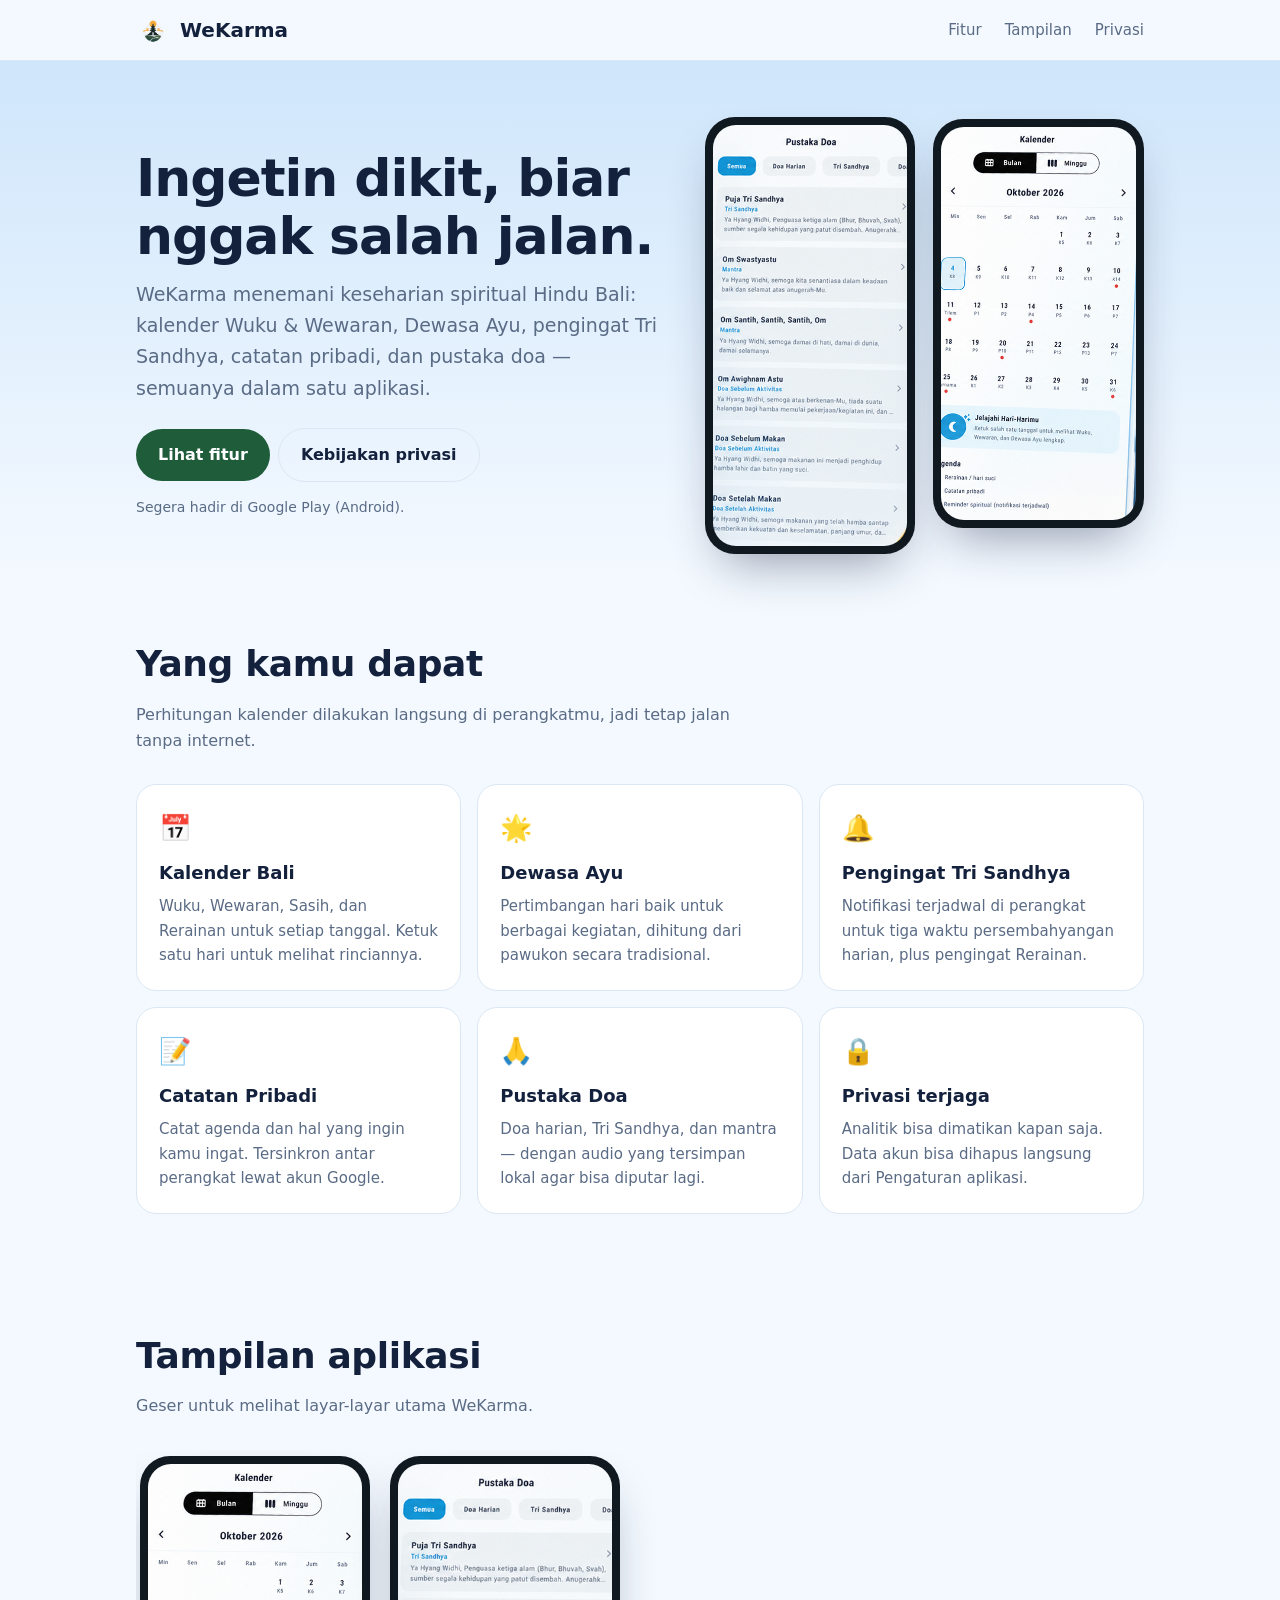
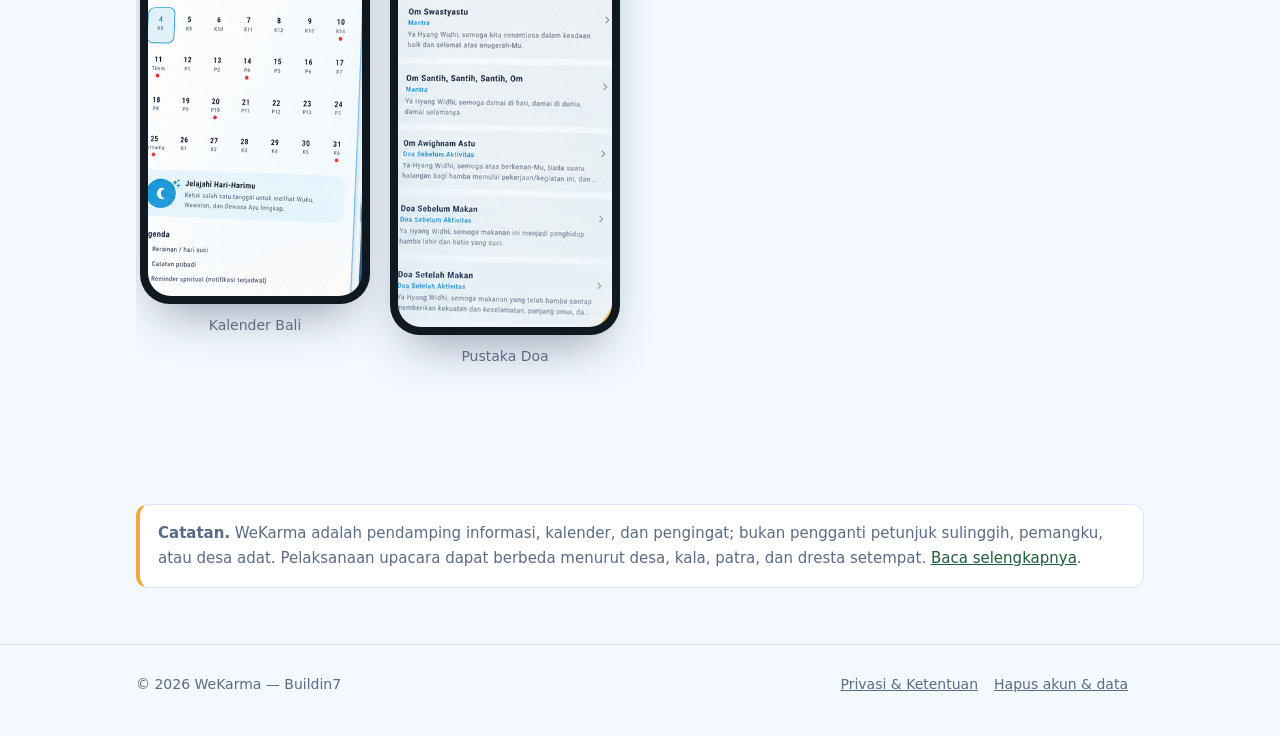
<file: index.html>
<!doctype html>
<html lang="id">
<head>
<meta charset="utf-8">
<meta name="viewport" content="width=device-width, initial-scale=1">
<title>WeKarma — Kalender Spiritual Bali</title>
<meta name="description" content="Kalender Bali (Wuku, Wewaran, Sasih, Rerainan), Dewasa Ayu, pengingat Tri Sandhya, catatan pribadi, dan pustaka doa dalam satu aplikasi.">
<meta property="og:title" content="WeKarma — Kalender Spiritual Bali">
<meta property="og:description" content="Ingetin dikit, biar nggak salah jalan.">
<meta property="og:image" content="shot-calendar.png">
<link rel="icon" href="icon.png">
<link rel="stylesheet" href="styles.css">
</head>
<body>
<header class="top">
  <div class="wrap">
    <a class="brand" href="./"><img src="icon.png" alt="">WeKarma</a>
    <nav>
      <a href="#fitur">Fitur</a>
      <a href="#tangkapan-layar">Tampilan</a>
      <a href="privacy" class="keep">Privasi</a>
    </nav>
  </div>
</header>

<main>
  <section class="hero">
    <div class="wrap">
      <div>
        <h1>Ingetin dikit, biar nggak salah jalan.</h1>
        <p class="lead">WeKarma menemani keseharian spiritual Hindu Bali: kalender Wuku &amp; Wewaran, Dewasa Ayu, pengingat Tri Sandhya, catatan pribadi, dan pustaka doa — semuanya dalam satu aplikasi.</p>
        <a class="btn" href="#fitur">Lihat fitur</a><a class="btn ghost" href="privacy">Kebijakan privasi</a>
        <div class="badge-soon">Segera hadir di Google Play (Android).</div>
      </div>
      <div class="phones" aria-hidden="false">
        <div class="phone"><img src="shot-doa.png" alt="Pustaka Doa WeKarma"></div>
        <div class="phone lift"><img src="shot-calendar.png" alt="Kalender Bali WeKarma bulan Oktober 2026"></div>
      </div>
    </div>
  </section>

  <section class="block" id="fitur">
    <div class="wrap">
      <h2>Yang kamu dapat</h2>
      <p class="sub">Perhitungan kalender dilakukan langsung di perangkatmu, jadi tetap jalan tanpa internet.</p>
      <div class="grid">
        <div class="card"><div class="ico">📅</div><h3>Kalender Bali</h3><p>Wuku, Wewaran, Sasih, dan Rerainan untuk setiap tanggal. Ketuk satu hari untuk melihat rinciannya.</p></div>
        <div class="card"><div class="ico">🌟</div><h3>Dewasa Ayu</h3><p>Pertimbangan hari baik untuk berbagai kegiatan, dihitung dari pawukon secara tradisional.</p></div>
        <div class="card"><div class="ico">🔔</div><h3>Pengingat Tri Sandhya</h3><p>Notifikasi terjadwal di perangkat untuk tiga waktu persembahyangan harian, plus pengingat Rerainan.</p></div>
        <div class="card"><div class="ico">📝</div><h3>Catatan Pribadi</h3><p>Catat agenda dan hal yang ingin kamu ingat. Tersinkron antar perangkat lewat akun Google.</p></div>
        <div class="card"><div class="ico">🙏</div><h3>Pustaka Doa</h3><p>Doa harian, Tri Sandhya, dan mantra — dengan audio yang tersimpan lokal agar bisa diputar lagi.</p></div>
        <div class="card"><div class="ico">🔒</div><h3>Privasi terjaga</h3><p>Analitik bisa dimatikan kapan saja. Data akun bisa dihapus langsung dari Pengaturan aplikasi.</p></div>
      </div>
    </div>
  </section>

  <section class="block" id="tangkapan-layar">
    <div class="wrap">
      <h2>Tampilan aplikasi</h2>
      <p class="sub">Geser untuk melihat layar-layar utama WeKarma.</p>
      <div class="shots">
        <figure><div class="phone"><img src="shot-calendar.png" alt="Kalender" loading="lazy"></div><figcaption>Kalender Bali</figcaption></figure>
        <figure><div class="phone"><img src="shot-doa.png" alt="Pustaka Doa" loading="lazy"></div><figcaption>Pustaka Doa</figcaption></figure>
      </div>
    </div>
  </section>

  <section class="block">
    <div class="wrap">
      <div class="note"><strong>Catatan.</strong> WeKarma adalah pendamping informasi, kalender, dan pengingat; bukan pengganti petunjuk sulinggih, pemangku, atau desa adat. Pelaksanaan upacara dapat berbeda menurut desa, kala, patra, dan dresta setempat. <a href="privacy#disclaimer-spiritual">Baca selengkapnya</a>.</div>
    </div>
  </section>
</main>

<footer>
  <div class="wrap">
    <div>© 2026 WeKarma — Buildin7</div>
    <div><a href="privacy">Privasi &amp; Ketentuan</a><a href="delete-account">Hapus akun &amp; data</a></div>
  </div>
</footer>
</body>
</html>
</file>
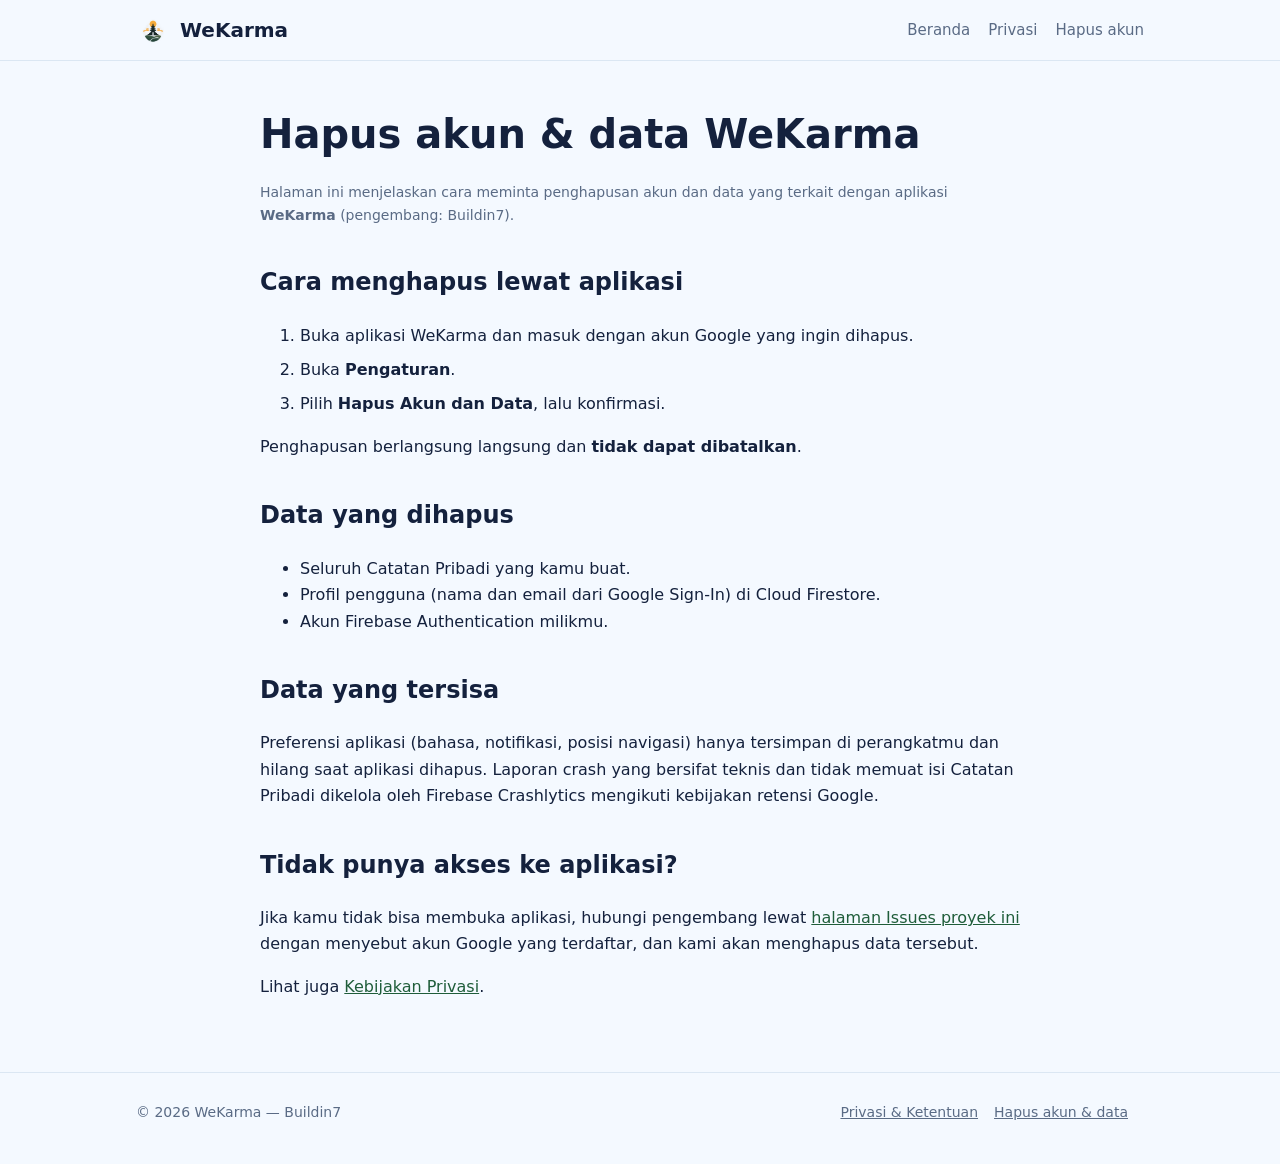
<file: delete-account.html>
<!doctype html>
<html lang="id">
<head>
<meta charset="utf-8">
<meta name="viewport" content="width=device-width, initial-scale=1">
<title>Hapus akun & data — WeKarma</title>
<meta name="description" content="Cara menghapus akun dan seluruh data WeKarma.">
<link rel="icon" href="icon.png">
<link rel="stylesheet" href="styles.css">
</head>
<body>
<header class="top"><div class="wrap">
<a class="brand" href="./"><img src="icon.png" alt="">WeKarma</a>
<nav><a href="./">Beranda</a><a href="privacy" class="keep">Privasi</a><a href="delete-account" class="keep">Hapus akun</a></nav>
</div></header>
<main class="wrap doc">
<h1>Hapus akun &amp; data WeKarma</h1>
<p class="meta">Halaman ini menjelaskan cara meminta penghapusan akun dan data yang terkait dengan aplikasi <strong>WeKarma</strong> (pengembang: Buildin7).</p>
<h2>Cara menghapus lewat aplikasi</h2>
<ol>
<li>Buka aplikasi WeKarma dan masuk dengan akun Google yang ingin dihapus.</li>
<li>Buka <strong>Pengaturan</strong>.</li>
<li>Pilih <strong>Hapus Akun dan Data</strong>, lalu konfirmasi.</li>
</ol>
<p>Penghapusan berlangsung langsung dan <strong>tidak dapat dibatalkan</strong>.</p>
<h2>Data yang dihapus</h2>
<ul>
<li>Seluruh Catatan Pribadi yang kamu buat.</li>
<li>Profil pengguna (nama dan email dari Google Sign-In) di Cloud Firestore.</li>
<li>Akun Firebase Authentication milikmu.</li>
</ul>
<h2>Data yang tersisa</h2>
<p>Preferensi aplikasi (bahasa, notifikasi, posisi navigasi) hanya tersimpan di perangkatmu dan hilang saat aplikasi dihapus. Laporan crash yang bersifat teknis dan tidak memuat isi Catatan Pribadi dikelola oleh Firebase Crashlytics mengikuti kebijakan retensi Google.</p>
<h2>Tidak punya akses ke aplikasi?</h2>
<p>Jika kamu tidak bisa membuka aplikasi, hubungi pengembang lewat <a href="https://github.com/buildin7studio/wekarma/issues">halaman Issues proyek ini</a> dengan menyebut akun Google yang terdaftar, dan kami akan menghapus data tersebut.</p>
<p>Lihat juga <a href="privacy">Kebijakan Privasi</a>.</p>
</main>
<footer><div class="wrap"><div>© 2026 WeKarma — Buildin7</div><div><a href="privacy">Privasi &amp; Ketentuan</a><a href="delete-account">Hapus akun &amp; data</a></div></div></footer>
</body></html>
</file>
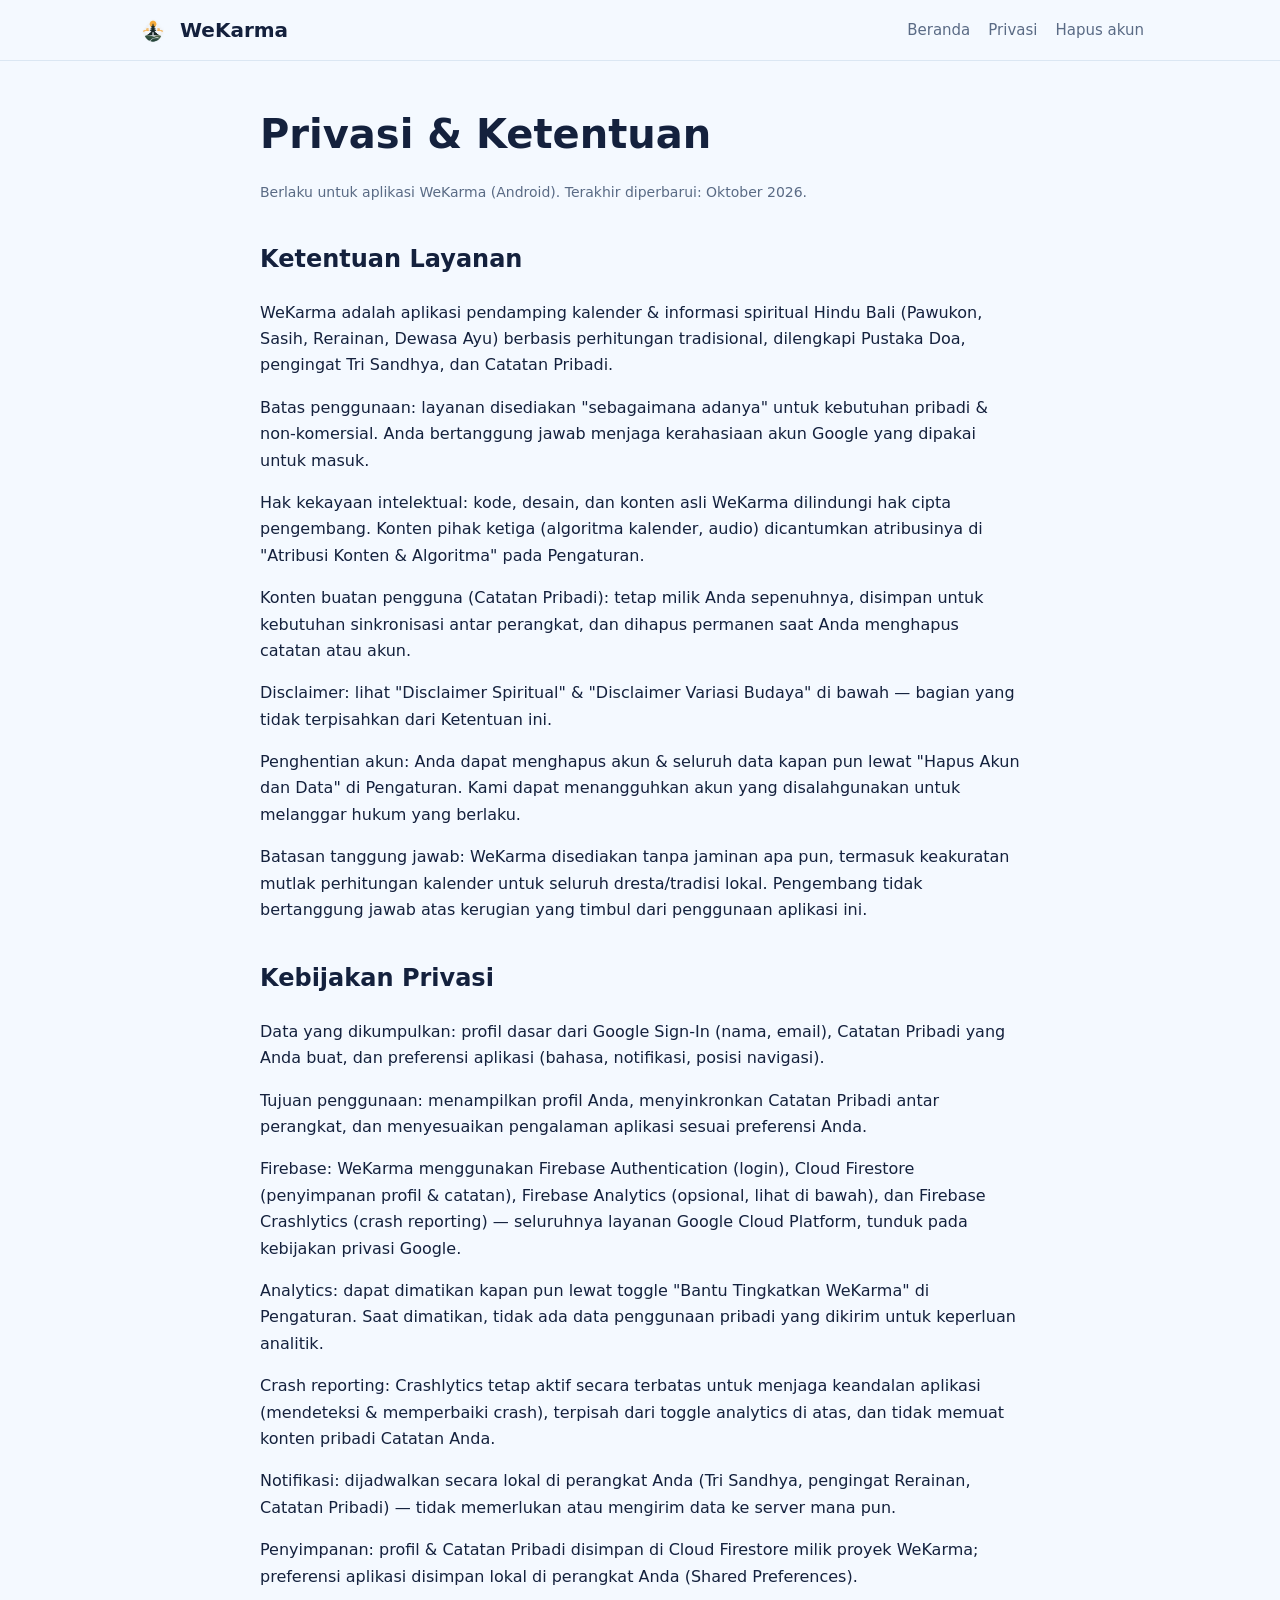
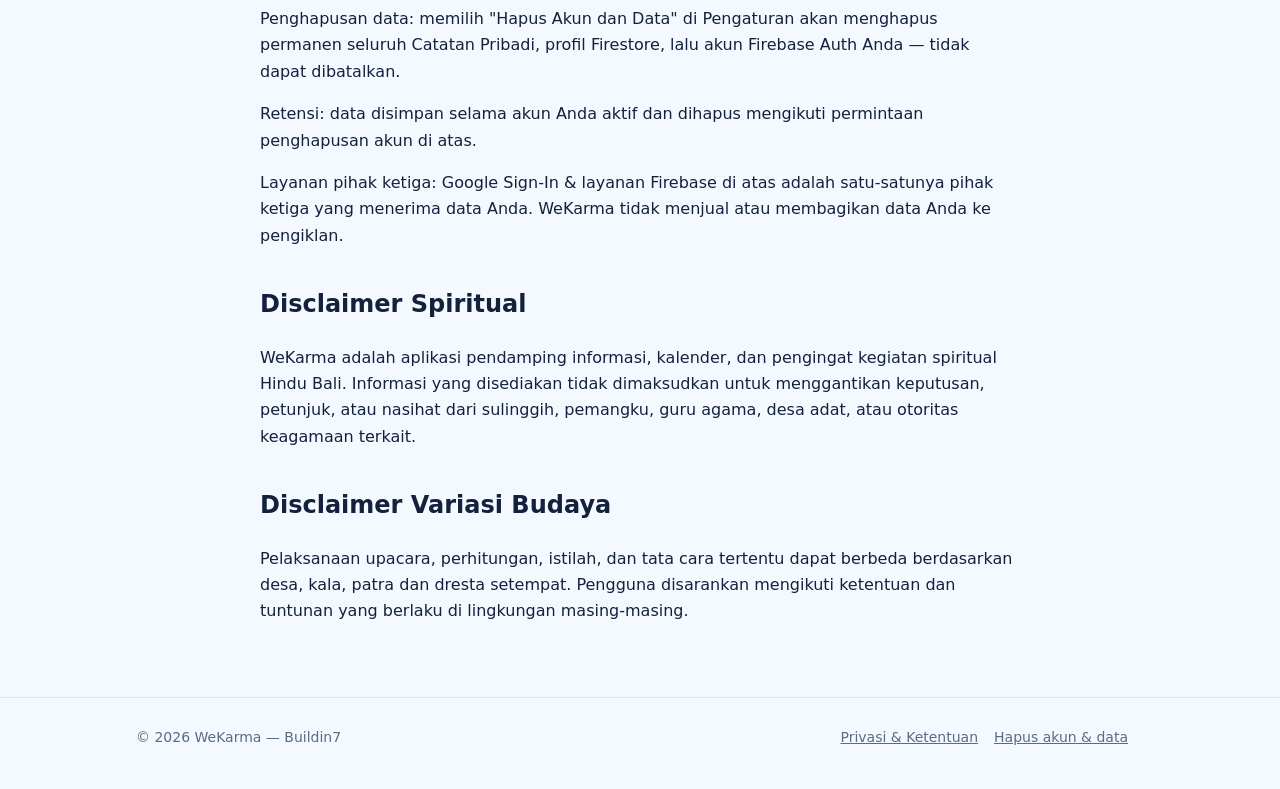
<file: privacy.html>
<!doctype html>
<html lang="id">
<head>
<meta charset="utf-8">
<meta name="viewport" content="width=device-width, initial-scale=1">
<title>Privasi & Ketentuan — WeKarma</title>
<meta name="description" content="Kebijakan Privasi, Ketentuan Layanan, dan disclaimer aplikasi WeKarma.">
<link rel="icon" href="icon.png">
<link rel="stylesheet" href="styles.css">
</head>
<body>
<header class="top"><div class="wrap">
<a class="brand" href="./"><img src="icon.png" alt="">WeKarma</a>
<nav><a href="./">Beranda</a><a href="privacy" class="keep">Privasi</a><a href="delete-account" class="keep">Hapus akun</a></nav>
</div></header>
<main class="wrap doc">
<h1>Privasi &amp; Ketentuan</h1>
<p class="meta">Berlaku untuk aplikasi WeKarma (Android). Terakhir diperbarui: Oktober 2026.</p>
<section id="ketentuan-layanan"><h2>Ketentuan Layanan</h2><p>WeKarma adalah aplikasi pendamping kalender &amp; informasi spiritual Hindu Bali (Pawukon, Sasih, Rerainan, Dewasa Ayu) berbasis perhitungan tradisional, dilengkapi Pustaka Doa, pengingat Tri Sandhya, dan Catatan Pribadi.</p><p>Batas penggunaan: layanan disediakan &quot;sebagaimana adanya&quot; untuk kebutuhan pribadi &amp; non-komersial. Anda bertanggung jawab menjaga kerahasiaan akun Google yang dipakai untuk masuk.</p><p>Hak kekayaan intelektual: kode, desain, dan konten asli WeKarma dilindungi hak cipta pengembang. Konten pihak ketiga (algoritma kalender, audio) dicantumkan atribusinya di &quot;Atribusi Konten &amp; Algoritma&quot; pada Pengaturan.</p><p>Konten buatan pengguna (Catatan Pribadi): tetap milik Anda sepenuhnya, disimpan untuk kebutuhan sinkronisasi antar perangkat, dan dihapus permanen saat Anda menghapus catatan atau akun.</p><p>Disclaimer: lihat &quot;Disclaimer Spiritual&quot; &amp; &quot;Disclaimer Variasi Budaya&quot; di bawah — bagian yang tidak terpisahkan dari Ketentuan ini.</p><p>Penghentian akun: Anda dapat menghapus akun &amp; seluruh data kapan pun lewat &quot;Hapus Akun dan Data&quot; di Pengaturan. Kami dapat menangguhkan akun yang disalahgunakan untuk melanggar hukum yang berlaku.</p><p>Batasan tanggung jawab: WeKarma disediakan tanpa jaminan apa pun, termasuk keakuratan mutlak perhitungan kalender untuk seluruh dresta/tradisi lokal. Pengembang tidak bertanggung jawab atas kerugian yang timbul dari penggunaan aplikasi ini.</p></section>
<section id="kebijakan-privasi"><h2>Kebijakan Privasi</h2><p>Data yang dikumpulkan: profil dasar dari Google Sign-In (nama, email), Catatan Pribadi yang Anda buat, dan preferensi aplikasi (bahasa, notifikasi, posisi navigasi).</p><p>Tujuan penggunaan: menampilkan profil Anda, menyinkronkan Catatan Pribadi antar perangkat, dan menyesuaikan pengalaman aplikasi sesuai preferensi Anda.</p><p>Firebase: WeKarma menggunakan Firebase Authentication (login), Cloud Firestore (penyimpanan profil &amp; catatan), Firebase Analytics (opsional, lihat di bawah), dan Firebase Crashlytics (crash reporting) — seluruhnya layanan Google Cloud Platform, tunduk pada kebijakan privasi Google.</p><p>Analytics: dapat dimatikan kapan pun lewat toggle &quot;Bantu Tingkatkan WeKarma&quot; di Pengaturan. Saat dimatikan, tidak ada data penggunaan pribadi yang dikirim untuk keperluan analitik.</p><p>Crash reporting: Crashlytics tetap aktif secara terbatas untuk menjaga keandalan aplikasi (mendeteksi &amp; memperbaiki crash), terpisah dari toggle analytics di atas, dan tidak memuat konten pribadi Catatan Anda.</p><p>Notifikasi: dijadwalkan secara lokal di perangkat Anda (Tri Sandhya, pengingat Rerainan, Catatan Pribadi) — tidak memerlukan atau mengirim data ke server mana pun.</p><p>Penyimpanan: profil &amp; Catatan Pribadi disimpan di Cloud Firestore milik proyek WeKarma; preferensi aplikasi disimpan lokal di perangkat Anda (Shared Preferences).</p><p>Penghapusan data: memilih &quot;Hapus Akun dan Data&quot; di Pengaturan akan menghapus permanen seluruh Catatan Pribadi, profil Firestore, lalu akun Firebase Auth Anda — tidak dapat dibatalkan.</p><p>Retensi: data disimpan selama akun Anda aktif dan dihapus mengikuti permintaan penghapusan akun di atas.</p><p>Layanan pihak ketiga: Google Sign-In &amp; layanan Firebase di atas adalah satu-satunya pihak ketiga yang menerima data Anda. WeKarma tidak menjual atau membagikan data Anda ke pengiklan.</p></section>
<section id="disclaimer-spiritual"><h2>Disclaimer Spiritual</h2><p>WeKarma adalah aplikasi pendamping informasi, kalender, dan pengingat kegiatan spiritual Hindu Bali. Informasi yang disediakan tidak dimaksudkan untuk menggantikan keputusan, petunjuk, atau nasihat dari sulinggih, pemangku, guru agama, desa adat, atau otoritas keagamaan terkait.</p></section>
<section id="disclaimer-variasi-budaya"><h2>Disclaimer Variasi Budaya</h2><p>Pelaksanaan upacara, perhitungan, istilah, dan tata cara tertentu dapat berbeda berdasarkan desa, kala, patra dan dresta setempat. Pengguna disarankan mengikuti ketentuan dan tuntunan yang berlaku di lingkungan masing-masing.</p></section>
</main>
<footer><div class="wrap"><div>© 2026 WeKarma — Buildin7</div><div><a href="privacy">Privasi &amp; Ketentuan</a><a href="delete-account">Hapus akun &amp; data</a></div></div></footer>
</body></html>
</file>
<file: styles.css>
:root {
  --bg: #f4f9ff;
  --surface: #ffffff;
  --ink: #14213d;
  --muted: #5a6b85;
  --brand: #1f5d3a;
  --brand-ink: #ffffff;
  --accent: #f2a93b;
  --sky: #cfe6fb;
  --line: #dbe7f3;
}
@media (prefers-color-scheme: dark) {
  :root {
    --bg: #0e1a2b;
    --surface: #15263d;
    --ink: #eaf2fb;
    --muted: #9fb3cc;
    --brand: #6fcf97;
    --brand-ink: #0e1a2b;
    --sky: #1b3553;
    --line: #25405f;
  }
}
* { box-sizing: border-box; }
html { scroll-behavior: smooth; }
body {
  margin: 0;
  font: 16px/1.65 system-ui, -apple-system, "Segoe UI", Roboto, sans-serif;
  color: var(--ink);
  background: var(--bg);
}
img { max-width: 100%; height: auto; }
a { color: var(--brand); }
.wrap { max-width: 1040px; margin: 0 auto; padding: 0 16px; }

header.top {
  position: sticky; top: 0; z-index: 10;
  background: color-mix(in srgb, var(--bg) 88%, transparent);
  backdrop-filter: blur(8px);
  border-bottom: 1px solid var(--line);
}
header.top .wrap { display: flex; align-items: center; justify-content: space-between; height: 60px; }
.brand { display: flex; align-items: center; gap: 10px; font-weight: 800; font-size: 20px; color: var(--ink); text-decoration: none; }
.brand img { width: 34px; height: 34px; border-radius: 9px; }
nav a { margin-left: 18px; color: var(--muted); text-decoration: none; font-size: 15px; }
nav a:hover { color: var(--ink); }

.hero {
  background: linear-gradient(180deg, var(--sky), var(--bg));
  padding: 56px 0 24px;
}
.hero .wrap { display: grid; grid-template-columns: 1.1fr 0.9fr; gap: 32px; align-items: center; }
.hero h1 { font-size: clamp(32px, 5.5vw, 52px); line-height: 1.1; margin: 0 0 14px; letter-spacing: -0.02em; }
.hero p.lead { font-size: 19px; color: var(--muted); margin: 0 0 24px; max-width: 34em; }
.btn {
  display: inline-block; padding: 13px 22px; border-radius: 999px;
  background: var(--brand); color: var(--brand-ink); font-weight: 700; text-decoration: none;
}
.btn.ghost { background: transparent; color: var(--ink); border: 1px solid var(--line); margin-left: 8px; }
.badge-soon { display: inline-block; margin-top: 14px; font-size: 14px; color: var(--muted); }

.phones { display: flex; justify-content: center; gap: 18px; align-items: flex-end; }
.phone {
  width: 100%; max-width: 230px; border-radius: 30px; padding: 8px;
  background: #101820; box-shadow: 0 24px 50px -18px rgba(20, 33, 61, .45);
}
.phone img { display: block; width: 100%; border-radius: 23px; }
.phone.lift { transform: translateY(-26px); }

section.block { padding: 56px 0; }
section.block h2 { font-size: clamp(26px, 4vw, 36px); margin: 0 0 8px; letter-spacing: -0.01em; }
section.block p.sub { color: var(--muted); margin: 0 0 30px; max-width: 40em; }

.grid { display: grid; grid-template-columns: repeat(3, 1fr); gap: 16px; }
.card { background: var(--surface); border: 1px solid var(--line); border-radius: 20px; padding: 22px; }
.card h3 { margin: 0 0 6px; font-size: 18px; }
.card p { margin: 0; color: var(--muted); font-size: 15px; }
.ico { font-size: 26px; margin-bottom: 8px; }

.shots { display: flex; gap: 20px; overflow-x: auto; padding: 6px 4px 24px; scroll-snap-type: x mandatory; }
.shots figure { margin: 0; flex: 0 0 auto; width: 230px; scroll-snap-align: center; text-align: center; }
.shots figcaption { margin-top: 10px; font-size: 14px; color: var(--muted); }

.note { background: var(--surface); border: 1px solid var(--line); border-left: 4px solid var(--accent); border-radius: 12px; padding: 16px 18px; color: var(--muted); font-size: 15px; }

footer { border-top: 1px solid var(--line); padding: 28px 0 40px; color: var(--muted); font-size: 14px; }
footer .wrap { display: flex; flex-wrap: wrap; gap: 8px 20px; justify-content: space-between; }
footer a { color: var(--muted); margin-right: 16px; }

/* halaman dokumen (privacy, hapus akun) */
.doc { padding: 40px 0 56px; max-width: 760px; }
.doc h1 { font-size: clamp(28px, 4.5vw, 40px); margin: 0 0 6px; }
.doc h2 { margin-top: 36px; font-size: 24px; }
.doc p, .doc li { color: var(--ink); }
.doc .meta { color: var(--muted); font-size: 14px; }
.doc ol li { margin-bottom: 8px; }

@media (max-width: 800px) {
  .hero .wrap { grid-template-columns: 1fr; }
  .grid { grid-template-columns: 1fr; }
  .phone.lift { transform: none; }
  nav a:not(.keep) { display: none; }
}
</file>
